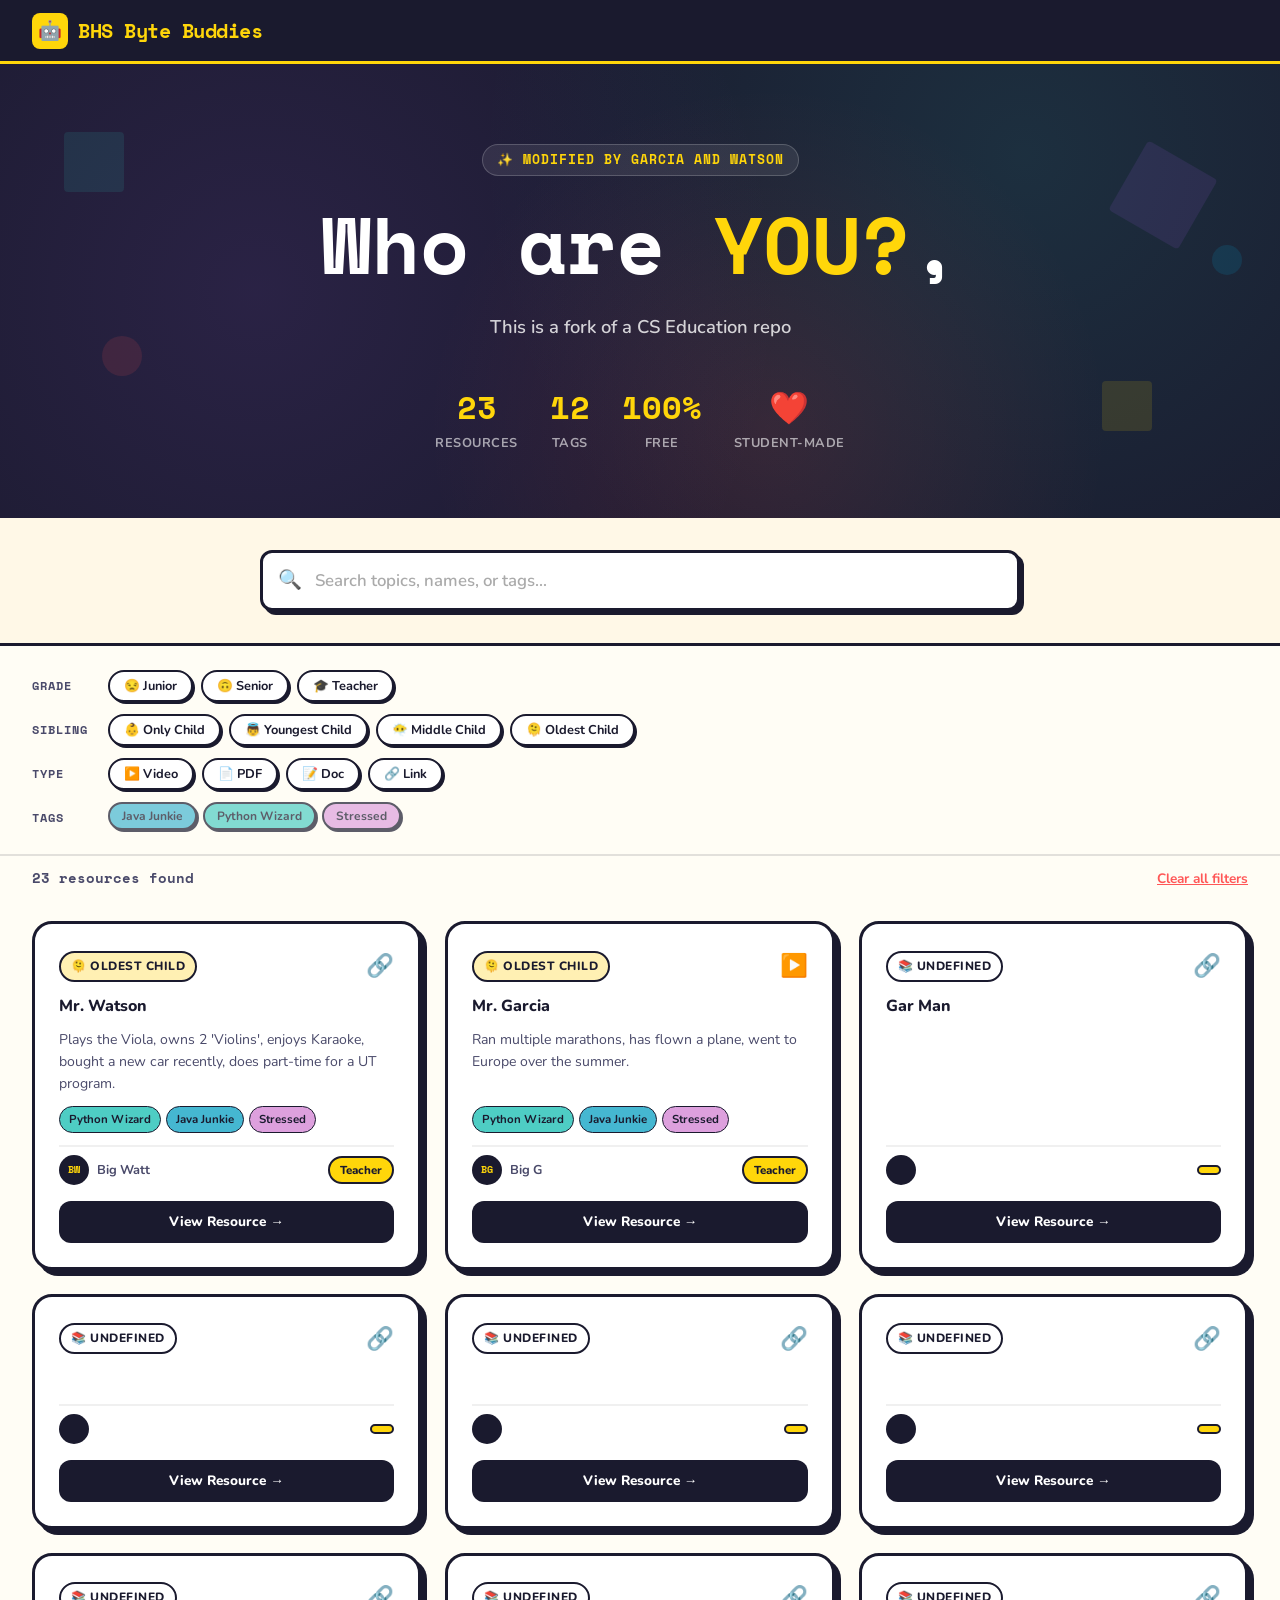
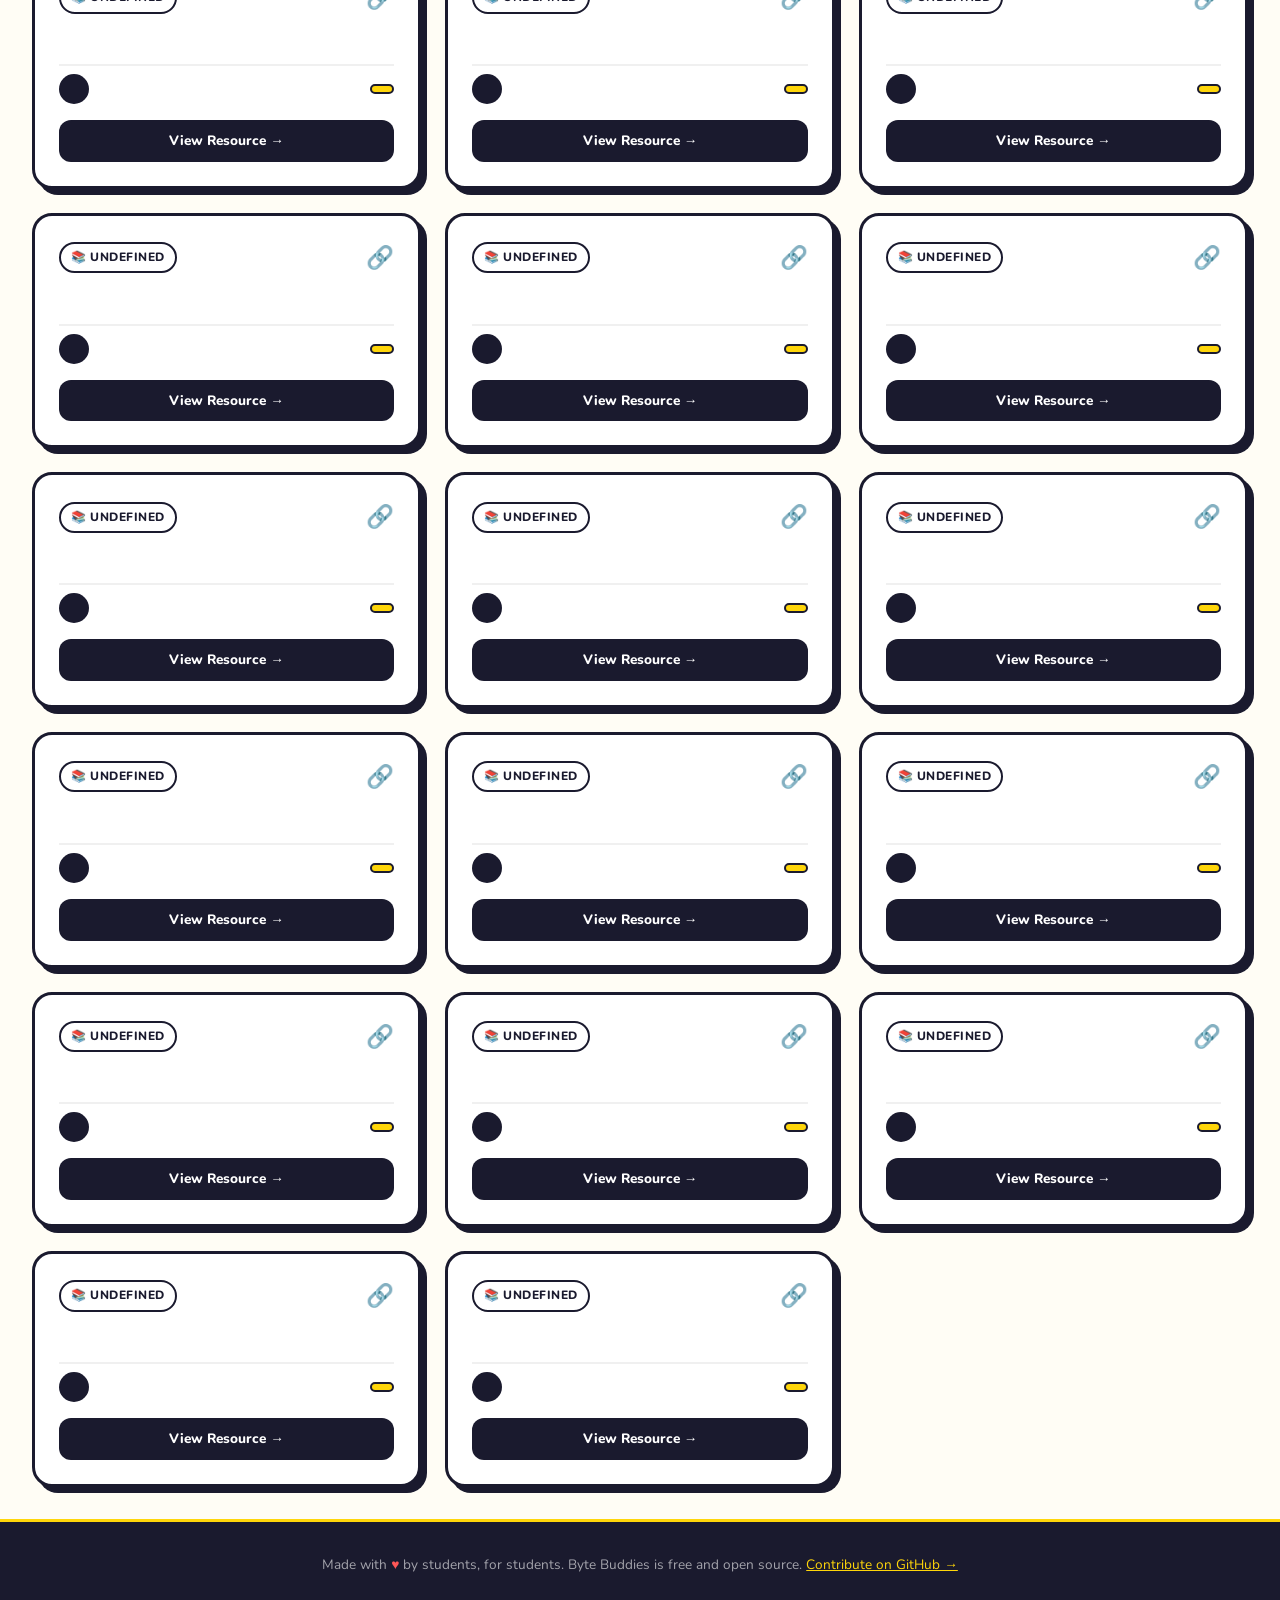
<file: index.html>
<!DOCTYPE html>
<html lang="en">
<head>
  <meta charset="UTF-8" />
  <meta name="viewport" content="width=device-width, initial-scale=1.0" />
  <title>Github tutorial</title>
  <meta name="description" content="Computer science learning resources"/>
  <link rel="stylesheet" href="css/style.css" />
  <link rel="icon" type="image/svg+xml" href="data:image/svg+xml,<svg xmlns='http://www.w3.org/2000/svg' viewBox='0 0 100 100'><text y='.9em' font-size='90'>🤖</text></svg>" />
</head>
<body>

<!-- ── Nav ──────────────────────────────────────────────── -->
<nav class="nav">
  <a href="index.html" class="nav-logo">
    <div class="logo-icon">🤖</div>
    BHS Byte Buddies
  </a>
</nav>

<!-- ── Hero ─────────────────────────────────────────────── -->
<section class="hero">
  <div class="hero-shapes">
    <div class="shape"></div>
    <div class="shape"></div>
    <div class="shape"></div>
    <div class="shape"></div>
    <div class="shape"></div>
  </div>
  <div class="hero-eyebrow">✨ Modified by Garcia and Watson</div>
  <h1 class="hero-title">Who are <span class="highlight">YOU?</span>,</h1>
  <p class="hero-desc">This is a fork of a CS Education repo</p>
  <div class="hero-stats">
    <div class="hero-stat">
      <span class="num" id="stat-resources">8</span>
      <span class="label">Resources</span>
    </div>
    <div class="hero-stat">
      <span class="num" id ="stat-tags">3</span>
      <span class="label">Tags</span>
    </div>
    <div class="hero-stat">
      <span class="num">100%</span>
      <span class="label">Free</span>
    </div>
    <div class="hero-stat">
      <span class="num">❤️</span>
      <span class="label">Student-made</span>
    </div>
  </div>
</section>

<!-- ── Search bar ────────────────────────────────────────── -->
<div class="search-section">
  <div class="search-wrapper">
    <div class="search-input-wrap">
      <span class="search-icon">🔍</span>
      <input
        type="search"
        id="search-input"
        placeholder="Search topics, names, or tags…"
        aria-label="Search resources"
        autocomplete="off"
      />
      <button id="clear-search" aria-label="Clear search">✕</button>
    </div>
  </div>
</div>

<!-- ── Filters ───────────────────────────────────────────── -->
<div class="filter-section">
  <!-- Grade level -->
  <div class="filter-row">
    <span class="filter-label">Grade</span>
    <div class="filter-chips">
      <button class="filter-chip-btn grade-btn" data-grade="Junior">😒 Junior</button>
      <button class="filter-chip-btn grade-btn" data-grade="Senior">🙃 Senior</button>
      <button class="filter-chip-btn grade-btn" data-grade="Teacher">🎓 Teacher</button>
    </div>
  </div>

  <!-- Sibling -->
  <div class="filter-row">
    <span class="filter-label">Sibling</span>
    <div class="filter-chips">
      <button class="filter-chip-btn sibling-btn" data-sibling="only-child">👶 Only Child</button>
      <button class="filter-chip-btn sibling-btn" data-sibling="youngest">👼 Youngest Child</button>
      <button class="filter-chip-btn sibling-btn" data-sibling="middle">😶‍🌫️ Middle Child</button>
      <button class="filter-chip-btn sibling-btn" data-sibling="oldest">🫠 Oldest Child</button>
    </div>
  </div>

  <!-- Type -->
  <div class="filter-row">
    <span class="filter-label">Type</span>
    <div class="filter-chips">
      <button class="filter-chip-btn type-btn" data-type="video">▶️ Video</button>
      <button class="filter-chip-btn type-btn" data-type="pdf">📄 PDF</button>
      <button class="filter-chip-btn type-btn" data-type="doc">📝 Doc</button>
      <button class="filter-chip-btn type-btn" data-type="link">🔗 Link</button>
    </div>
  </div>

  <!-- Tags -->
  <div class="filter-row">
    <span class="filter-label">Tags</span>
    <div id="filter-tags"></div>
  </div>
</div>

<!-- ── Results meta ──────────────────────────────────────── -->
<div class="filter-meta-row">
  <span id="results-count"></span>
  <button id="clear-all-filters">Clear all filters</button>
</div>

<!-- ── Resource grid ─────────────────────────────────────── -->
<section class="results-section">
  <div id="results-grid"></div>
  <div id="no-results">
    <div class="no-results-icon">🔭</div>
    <h3>No resources found</h3>
    <p>Try a different search or remove some filters. More resources are added all the time!</p>
    <a href="submit.html" class="btn-primary" style="margin-top:0.5rem">Submit one yourself →</a>
  </div>
</section>


<!-- ── Footer ────────────────────────────────────────────── -->
<footer>
  <p>Made with <span class="footer-heart">♥</span> by students, for students. Byte Buddies is free and open source. 
  <a href="https://github.com/raywat44/bhs-CS-Buddies" target="_blank">Contribute on GitHub →</a></p>
</footer>

<script src="js/resources-data.js"></script>
<script src="js/app.js"></script>
<script>
  document.getElementById("stat-resources").textContent = RESOURCES.length;
  document.getElementById("stat-tags").textContent = Object.keys(TAG_COLORS).length;
</script>
</body>
</html>
</file>
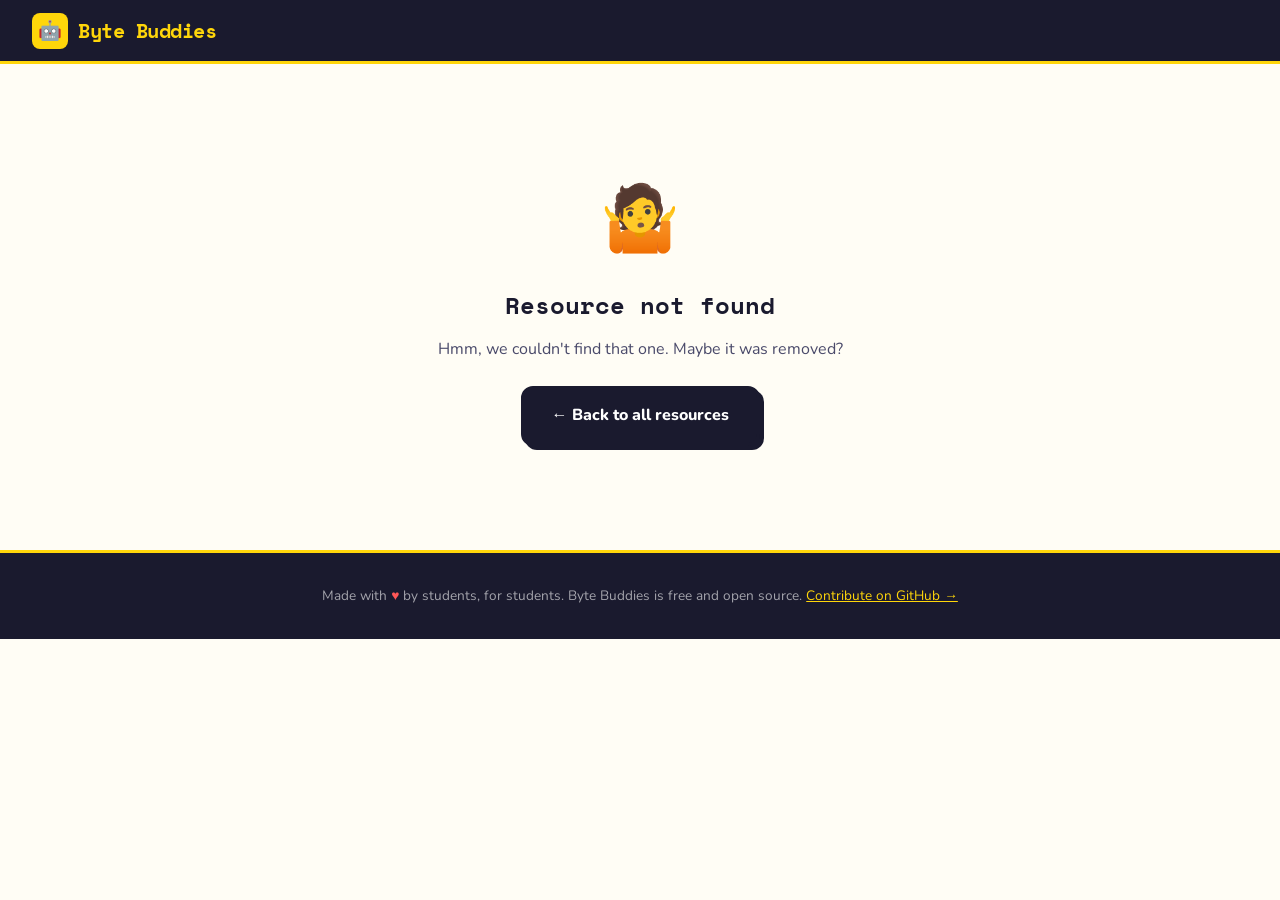
<file: resource.html>
<!DOCTYPE html>
<html lang="en">
<head>
  <meta charset="UTF-8" />
  <meta name="viewport" content="width=device-width, initial-scale=1.0" />
  <title>Resource — Byte Buddies</title>
  <meta name="description" content="View a free computer science resource from Byte Buddies." />
  <link rel="stylesheet" href="css/style.css" />
  <link rel="icon" type="image/svg+xml" href="data:image/svg+xml,<svg xmlns='http://www.w3.org/2000/svg' viewBox='0 0 100 100'><text y='.9em' font-size='90'>🤖</text></svg>" />
</head>
<body>

<!-- ── Nav ──────────────────────────────────────────────── -->
<nav class="nav">
  <a href="index.html" class="nav-logo">
    <div class="logo-icon">🤖</div>
    Byte Buddies
  </a>
</nav>

<!-- ── Detail page ──────────────────────────────────────── -->
<main class="detail-page" id="detail-root">
  <!-- Populated by JS below -->
  <div id="loading" style="text-align:center; padding:4rem 0;">
    <div style="font-size:3rem; margin-bottom:1rem;">⏳</div>
    <p style="font-weight:700; color:var(--ink-light);">Loading resource…</p>
  </div>
</main>

<footer>
  <p>Made with <span class="footer-heart">♥</span> by students, for students. Byte Buddies is free and open source. 
  <a href="https://github.com/jessica-yauney/Byte-Buddies" target="_blank">Contribute on GitHub →</a></p>
</footer>

<script src="js/resources-data.js"></script>
<script>
  const params = new URLSearchParams(window.location.search);
  const id     = params.get("id");
  const root   = document.getElementById("detail-root");

  const resource = RESOURCES.find(r => r.id === id);

  if (!resource) {
    root.innerHTML = `
      <div style="text-align:center; padding:4rem 0;">
        <div style="font-size:4rem; margin-bottom:1rem;">🤷</div>
        <h1 style="font-family:var(--font-mono); font-size:1.5rem; margin-bottom:0.75rem;">Resource not found</h1>
        <p style="color:var(--ink-light); margin-bottom:1.5rem;">Hmm, we couldn't find that one. Maybe it was removed?</p>
        <a href="index.html" class="btn-primary">← Back to all resources</a>
      </div>`;
    document.title = "Not Found — Byte Buddies";
  } else {
    document.title = `${resource.name} — Byte Buddies`;

    const typeLabel = { video: "Video", pdf: "PDF", doc: "Document", link: "Link" }[resource.resource_type] || resource.resource_type;
    const typeIcon  = TYPE_ICONS[resource.resource_type] || "🔗";
    const siblingIcon  = SIBLING_ICONS[resource.sibling] || "📚";
    const siblingLabel = SIBLING_LABELS[resource.sibling] || resource.sibling;
    const initials  = resource.nick_name.split(" ").map(n=>n[0]).join("").substring(0,2).toUpperCase();

    const tagsHTML = resource.tags.map(tag =>
      `<span class="tag" style="background:${getTagColor(tag)}">${tag}</span>`
    ).join("");

    let actionHTML;
    if (resource.resource_type === "video") {
      // Try to embed YouTube
      let videoId = null;
      try {
        const u = new URL(resource.url);
        if (u.hostname.includes("youtube.com")) videoId = u.searchParams.get("v");
        else if (u.hostname.includes("youtu.be")) videoId = u.pathname.slice(1);
      } catch(e){}

      if (videoId) {
        actionHTML = `
          <div style="border:3px solid var(--ink); border-radius:var(--radius); overflow:hidden; box-shadow:var(--shadow); margin-bottom:1.5rem;">
            <iframe width="100%" height="400" src="https://www.youtube.com/embed/${videoId}"
              title="${resource.name}" frameborder="0"
              allow="accelerometer; autoplay; clipboard-write; encrypted-media; gyroscope; picture-in-picture"
              allowfullscreen style="display:block;"></iframe>
          </div>
          <div class="detail-action">
            <a href="${resource.url}" target="_blank" rel="noopener" class="btn-primary">▶️ Open on YouTube →</a>
          </div>`;
      } else {
        actionHTML = `<div class="detail-action"><a href="${resource.url}" target="_blank" rel="noopener" class="btn-primary">▶️ Watch Video →</a></div>`;
      }
    } else if (resource.resource_type === "pdf" || resource.resource_type === "doc") {
      actionHTML = `<div class="detail-action"><a href="${resource.url}" download class="btn-primary">⬇️ Download ${typeLabel} →</a></div>`;
    } else {
      actionHTML = `<div class="detail-action"><a href="${resource.url}" target="_blank" rel="noopener" class="btn-primary">🔗 Open Resource →</a></div>`;
    }

    root.innerHTML = `
      <a href="index.html" class="detail-back">← Back to all resources</a>

      <div class="detail-card">
        <div class="detail-header">
          <div class="detail-badges">
            <span class="card-sibling-badge sibling-${resource.sibling}">${siblingIcon} ${siblingLabel}</span>
            <span class="card-type-badge" style="background:#f0f0f0;">${typeIcon} ${typeLabel}</span>
            <span class="grade-badge">${resource.grade_level}</span>
          </div>
          <h1 class="detail-title">${resource.name}</h1>
          <div class="detail-meta">
            <div class="detail-meta-item">
              <span>📅</span>
              <span>${new Date(resource.birth_date).toLocaleDateString("en-US", {month:"long",day:"numeric"})}</span>
            </div>
          </div>
        </div>

        <div class="detail-body">
          <p class="detail-description">${resource.fun_facts}</p>

          <div class="detail-tags">${tagsHTML}</div>

          <div class="detail-contributor">
            <div class="contributor-avatar-lg">${initials}</div>
            <div>
              <div style="font-weight:800; font-size:0.95rem;">${resource.nick_name}</div>
              <div style="font-size:0.82rem; color:var(--ink-light); font-weight:600;" id="major-college">${resource.grade_level === "Teacher" ? "" : "Future "}${resource.major} ${resource.grade_level === "Teacher" ? "from " : "Major @ "} ${resource.college}</div>
              
            </div>
          </div>

          ${actionHTML}
        </div>
      </div>
      
                
        
      
      <!-- More from same sibling -->
      <div style="margin-top:3rem;">
        <h2 class="section-title">📚 More resources like this</h2>
        <div id="similar-grid" style="display:grid; grid-template-columns: repeat(auto-fill, minmax(280px, 1fr)); gap:1.25rem; margin-top:1rem;"></div>
      </div>
    `;

    // Build similar resources
    const similar = RESOURCES.filter(r =>
      r.id !== resource.id && (
        r.sibling === resource.sibling ||
        r.tags.some(t => resource.tags.includes(t))
      )
    ).slice(0, 3);

    const sg = document.getElementById("similar-grid");
    similar.forEach(r => {
      const card = document.createElement("a");
      card.href = `resource.html?id=${r.id}`;
      card.className = "resource-card";
      card.style.textDecoration = "none";
      card.innerHTML = `
        <div class="card-header">
          <span class="card-sibling-badge sibling-${r.sibling}">${SIBLING_ICONS[r.sibling]} ${SIBLING_LABELS[r.sibling]}</span>
          <span class="card-type-icon">${TYPE_ICONS[r.resource_type]}</span>
        </div>
        <h3 class="card-title">${r.name}</h3>
        <p class="card-description">${r.fun_facts}</p>
        <div class="card-tags">${r.tags.slice(0,3).map(t=>`<span class="tag" style="background:${getTagColor(t)}">${t}</span>`).join("")}</div>
        <div class="card-footer">
          <div class="contributor">
            <span class="contributor-avatar">${r.nick_name.split(" ").map(n=>n[0]).join("").substring(0,2)}</span>
            <span class="contributor-name">${r.nick_name}</span>
          </div>
          <span class="grade-badge">${r.grade_level}</span>
        </div>
      `;
      sg.appendChild(card);
    });

    if (similar.length === 0) {
      sg.innerHTML = `<p style="color:var(--ink-light); font-weight:600; grid-column:1/-1;">More resources coming soon!</p>`;
    }
  }
</script>
</body>
</html>
</file>
<file: css/style.css>
/* ============================================================
   Byte Buddies — Stylesheet
   Aesthetic: Playful retro-tech with chunky shapes, bold colors
   and pixel-inspired accents — fun for kids, cool for teens
============================================================ */

@import url('https://fonts.googleapis.com/css2?family=Nunito:wght@400;600;700;800;900&family=Space+Mono:wght@400;700&display=swap');

/* ── Variables ───────────────────────────────────────────── */
:root {
  --bg:          #FFFDF5;
  --bg2:         #FFF8E7;
  --ink:         #1A1A2E;
  --ink-light:   #4A4A6A;
  --accent1:     #FF5757;   /* coral-red */
  --accent2:     #FFD60A;   /* electric yellow */
  --accent3:     #2EC4B6;   /* teal */
  --accent4:     #9B5DE5;   /* purple */
  --accent5:     #00BBF9;   /* sky blue */
  --card-bg:     #FFFFFF;
  --border:      #1A1A2E;
  --shadow:      4px 4px 0px #1A1A2E;
  --shadow-lg:   6px 6px 0px #1A1A2E;
  --shadow-hover:8px 8px 0px #1A1A2E;
  --radius:      12px;
  --radius-lg:   20px;
  --font-body:   'Nunito', sans-serif;
  --font-mono:   'Space Mono', monospace;
}

/* ── Reset ───────────────────────────────────────────────── */
*, *::before, *::after { box-sizing: border-box; margin: 0; padding: 0; }
html { scroll-behavior: smooth; }
body {
  font-family: var(--font-body);
  background: var(--bg);
  color: var(--ink);
  line-height: 1.6;
  overflow-x: hidden;
}

/* ── Scrollbar ───────────────────────────────────────────── */
::-webkit-scrollbar { width: 10px; }
::-webkit-scrollbar-track { background: var(--bg2); }
::-webkit-scrollbar-thumb { background: var(--ink); border-radius: 999px; border: 2px solid var(--bg2); }

/* ── Nav ─────────────────────────────────────────────────── */
.nav {
  position: sticky;
  top: 0;
  z-index: 100;
  background: var(--ink);
  border-bottom: 3px solid var(--accent2);
  padding: 0 2rem;
  display: flex;
  align-items: center;
  justify-content: space-between;
  height: 64px;
}

.nav-logo {
  display: flex;
  align-items: center;
  gap: 10px;
  text-decoration: none;
  color: var(--accent2);
  font-family: var(--font-mono);
  font-weight: 700;
  font-size: 1.25rem;
  letter-spacing: -0.5px;
}

.nav-logo .logo-icon {
  width: 36px;
  height: 36px;
  background: var(--accent2);
  border-radius: 8px;
  display: flex;
  align-items: center;
  justify-content: center;
  font-size: 1.2rem;
  flex-shrink: 0;
}

.nav-links {
  display: flex;
  align-items: center;
  gap: 0.5rem;
}

.nav-link {
  color: #ffffff99;
  text-decoration: none;
  font-weight: 700;
  font-size: 0.9rem;
  padding: 6px 14px;
  border-radius: 8px;
  transition: all 0.15s;
  letter-spacing: 0.2px;
}

.nav-link:hover, .nav-link.active { color: var(--accent2); background: #ffffff15; }

.nav-btn {
  background: var(--accent1);
  color: white;
  text-decoration: none;
  font-weight: 800;
  font-size: 0.85rem;
  padding: 8px 18px;
  border-radius: 8px;
  border: 2px solid #ffffff30;
  transition: all 0.15s;
  letter-spacing: 0.2px;
}

.nav-btn:hover { background: #FF3333; transform: translateY(-1px); }

/* ── Hero ────────────────────────────────────────────────── */
.hero {
  background: var(--ink);
  color: white;
  padding: 5rem 2rem 4rem;
  text-align: center;
  position: relative;
  overflow: hidden;
}

.hero::before {
  content: "";
  position: absolute;
  inset: 0;
  background:
    radial-gradient(circle at 20% 50%, #9B5DE520 0%, transparent 50%),
    radial-gradient(circle at 80% 20%, #2EC4B620 0%, transparent 50%),
    radial-gradient(circle at 60% 80%, #FF575720 0%, transparent 40%);
}

.hero-eyebrow {
  display: inline-flex;
  align-items: center;
  gap: 8px;
  background: #ffffff15;
  border: 1px solid #ffffff30;
  color: var(--accent2);
  font-family: var(--font-mono);
  font-size: 0.8rem;
  font-weight: 700;
  padding: 5px 14px;
  border-radius: 999px;
  margin-bottom: 1.5rem;
  letter-spacing: 1px;
  text-transform: uppercase;
  position: relative;
}

.hero-title {
  font-family: var(--font-mono);
  font-size: clamp(2.5rem, 7vw, 5rem);
  font-weight: 700;
  line-height: 1.1;
  margin-bottom: 1.5rem;
  position: relative;
  opacity: 0;
  transform: translateY(20px);
  transition: all 0.6s cubic-bezier(0.175, 0.885, 0.32, 1.275);
}

.hero-title.loaded {
  opacity: 1;
  transform: translateY(0);
}

.hero-title .highlight {
  color: var(--accent2);
  position: relative;
}

.hero-desc {
  font-size: 1.15rem;
  color: #ffffffCC;
  max-width: 560px;
  margin: 0 auto 2.5rem;
  font-weight: 600;
  position: relative;
}

.hero-stats {
  display: flex;
  gap: 2rem;
  justify-content: center;
  flex-wrap: wrap;
  position: relative;
}

.hero-stat {
  display: flex;
  flex-direction: column;
  align-items: center;
}

.hero-stat .num {
  font-family: var(--font-mono);
  font-size: 2rem;
  font-weight: 700;
  color: var(--accent2);
}

.hero-stat .label {
  font-size: 0.8rem;
  color: #ffffff99;
  font-weight: 700;
  letter-spacing: 0.5px;
  text-transform: uppercase;
}

/* ── Floating shapes ─────────────────────────────────────── */
.hero-shapes {
  position: absolute;
  inset: 0;
  pointer-events: none;
  overflow: hidden;
}

.shape {
  position: absolute;
  border-radius: 4px;
  opacity: 0.12;
  animation: float 6s ease-in-out infinite;
}
.shape:nth-child(1) { width:60px; height:60px; background:var(--accent3); top:15%; left:5%; animation-delay:0s; }
.shape:nth-child(2) { width:40px; height:40px; background:var(--accent1); top:60%; left:8%; animation-delay:-2s; border-radius: 50%; }
.shape:nth-child(3) { width:80px; height:80px; background:var(--accent4); top:20%; right:6%; animation-delay:-4s; transform: rotate(30deg); }
.shape:nth-child(4) { width:50px; height:50px; background:var(--accent2); top:70%; right:10%; animation-delay:-1s; }
.shape:nth-child(5) { width:30px; height:30px; background:var(--accent5); top:40%; right:3%; animation-delay:-3s; border-radius:50%; }

@keyframes float {
  0%, 100% { transform: translateY(0) rotate(0deg); }
  50% { transform: translateY(-18px) rotate(5deg); }
}

/* ── Search section ──────────────────────────────────────── */
.search-section {
  background: var(--bg2);
  border-bottom: 3px solid var(--ink);
  padding: 2rem;
  position: sticky;
  top: 64px;
  z-index: 50;
}

.search-wrapper {
  max-width: 760px;
  margin: 0 auto;
  position: relative;
}

.search-input-wrap {
  position: relative;
  display: flex;
  align-items: center;
}

.search-icon {
  position: absolute;
  left: 18px;
  font-size: 1.2rem;
  z-index: 1;
  pointer-events: none;
}

#search-input {
  width: 100%;
  padding: 16px 52px 16px 52px;
  font-family: var(--font-body);
  font-size: 1.05rem;
  font-weight: 700;
  background: white;
  border: 3px solid var(--ink);
  border-radius: var(--radius);
  box-shadow: var(--shadow);
  outline: none;
  transition: box-shadow 0.15s, transform 0.15s;
  color: var(--ink);
}

#search-input:focus {
  box-shadow: var(--shadow-hover);
  transform: translate(-2px, -2px);
}

#search-input::placeholder { color: #AAA; font-weight: 600; }

#clear-search {
  position: absolute;
  right: 16px;
  background: var(--ink);
  color: white;
  border: none;
  width: 28px;
  height: 28px;
  border-radius: 50%;
  cursor: pointer;
  display: none;
  align-items: center;
  justify-content: center;
  font-size: 0.9rem;
  font-weight: 800;
  transition: background 0.1s;
}
#clear-search:hover { background: var(--accent1); }

/* ── Filter section ──────────────────────────────────────── */
.filter-section {
  padding: 1.5rem 2rem;
  border-bottom: 2px solid #1A1A2E20;
  background: var(--bg);
  max-width: 1400px;
  margin: 0 auto;
}

.filter-row {
  display: flex;
  flex-wrap: wrap;
  align-items: flex-start;
  gap: 1rem;
  margin-bottom: 0.75rem;
}

.filter-row:last-child { margin-bottom: 0; }

.filter-label {
  font-family: var(--font-mono);
  font-size: 0.75rem;
  font-weight: 700;
  color: var(--ink-light);
  text-transform: uppercase;
  letter-spacing: 1px;
  margin-top: 6px;
  white-space: nowrap;
  min-width: 60px;
}

.filter-chips {
  display: flex;
  flex-wrap: wrap;
  gap: 8px;
}

.filter-chip-btn {
  background: white;
  border: 2px solid var(--ink);
  color: var(--ink);
  font-family: var(--font-body);
  font-weight: 700;
  font-size: 0.8rem;
  padding: 5px 14px;
  border-radius: 999px;
  cursor: pointer;
  box-shadow: 2px 2px 0 var(--ink);
  transition: all 0.1s;
}

.filter-chip-btn:hover {
  transform: translate(-1px, -1px);
  box-shadow: 3px 3px 0 var(--ink);
}

.filter-chip-btn.active {
  background: var(--ink);
  color: white;
  transform: translate(-1px, -1px);
  box-shadow: 3px 3px 0 var(--accent2);
}

.sibling-btn.active[data-sibling="only-child"] { background: var(--accent4); }
.sibling-btn.active[data-sibling="youngest"]   { background: var(--accent3); }
.sibling-btn.active[data-sibling="middle"]     { background: var(--accent1); }
.sibling-btn.active[data-sibling="oldest"]     { background: var(--accent5); }
.type-btn.active   { background: var(--accent5); }
.grade-btn.active  { background: var(--accent2); color: var(--ink); }

#filter-tags {
  display: flex;
  flex-wrap: wrap;
  gap: 6px;
}

.tag-filter-btn {
  background: var(--tag-bg, #eee);
  border: 2px solid var(--ink);
  color: var(--ink);
  font-family: var(--font-body);
  font-weight: 700;
  font-size: 0.75rem;
  padding: 4px 12px;
  border-radius: 999px;
  cursor: pointer;
  box-shadow: 2px 2px 0 var(--ink);
  transition: all 0.1s;
  opacity: 0.7;
}

.tag-filter-btn:hover { opacity: 1; transform: translate(-1px, -1px); box-shadow: 3px 3px 0 var(--ink); }
.tag-filter-btn.active { opacity: 1; transform: translate(-1px, -1px); box-shadow: 3px 3px 0 var(--ink); filter: brightness(0.9); }

.filter-meta-row {
  display: flex;
  justify-content: space-between;
  align-items: center;
  max-width: 1400px;
  margin: 0.75rem auto 0;
  padding: 0 2rem;
  flex-wrap: wrap;
  gap: 0.5rem;
}

#results-count {
  font-family: var(--font-mono);
  font-size: 0.85rem;
  color: var(--ink-light);
  font-weight: 700;
}

#clear-all-filters {
  background: none;
  border: none;
  color: var(--accent1);
  font-family: var(--font-body);
  font-weight: 700;
  font-size: 0.85rem;
  cursor: pointer;
  text-decoration: underline;
  padding: 0;
}
#clear-all-filters:hover { color: #cc0000; }

/* ── Results grid ────────────────────────────────────────── */
.results-section {
  max-width: 1400px;
  margin: 0 auto;
  padding: 2rem;
}

#results-grid {
  display: grid;
  grid-template-columns: repeat(auto-fill, minmax(300px, 1fr));
  gap: 1.5rem;
}

/* ── Resource card ───────────────────────────────────────── */
.resource-card {
  background: var(--card-bg);
  border: 3px solid var(--ink);
  border-radius: var(--radius-lg);
  padding: 1.5rem;
  box-shadow: var(--shadow-lg);
  cursor: pointer;
  transition: transform 0.15s, box-shadow 0.15s;
  position: relative;
  display: flex;
  flex-direction: column;
  gap: 0.75rem;
  animation: cardIn 0.4s ease both;
}

@keyframes cardIn {
  from { opacity: 0; transform: translateY(16px); }
  to   { opacity: 1; transform: translateY(0); }
}

.resource-card:hover {
  transform: translate(-3px, -3px);
  box-shadow: var(--shadow-hover);
}

.card-header {
  display: flex;
  justify-content: space-between;
  align-items: center;
}

.card-sibling-badge,
.card-type-badge {
  font-size: 0.75rem;
  font-weight: 800;
  padding: 4px 10px;
  border-radius: 999px;
  border: 2px solid var(--ink);
  text-transform: uppercase;
  letter-spacing: 0.5px;
}

.sibling-only-child { background: #E8D5FF; }
.sibling-youngest   { background: #CCFFF8; }
.sibling-middle     { background: #FFDFDF; }
.sibling-oldest     { background: #FFF0B3; }

.card-type-icon { font-size: 1.4rem; }

.card-title {
  font-size: 1rem;
  font-weight: 800;
  line-height: 1.3;
  color: var(--ink);
  flex: 0;
}

.card-description {
  font-size: 0.88rem;
  color: var(--ink-light);
  line-height: 1.55;
  display: -webkit-box;
  -webkit-line-clamp: 3;
  -webkit-box-orient: vertical;
  overflow: hidden;
  flex: 1;
}

.card-tags {
  display: flex;
  flex-wrap: wrap;
  gap: 5px;
}

.tag {
  font-size: 0.72rem;
  font-weight: 700;
  padding: 3px 9px;
  border-radius: 999px;
  border: 1.5px solid var(--ink);
  color: var(--ink);
}

.card-footer {
  display: flex;
  align-items: center;
  justify-content: space-between;
  padding-top: 0.5rem;
  border-top: 2px solid #f0f0f0;
}

.contributor {
  display: flex;
  align-items: center;
  gap: 8px;
}

.contributor-avatar {
  width: 30px;
  height: 30px;
  background: var(--ink);
  color: var(--accent2);
  border-radius: 50%;
  display: flex;
  align-items: center;
  justify-content: center;
  font-family: var(--font-mono);
  font-size: 0.65rem;
  font-weight: 700;
  flex-shrink: 0;
}

.contributor-name {
  font-size: 0.8rem;
  font-weight: 700;
  color: var(--ink-light);
}

.grade-badge {
  background: var(--accent2);
  color: var(--ink);
  font-size: 0.72rem;
  font-weight: 800;
  padding: 3px 10px;
  border-radius: 999px;
  border: 2px solid var(--ink);
}

.card-link {
  display: flex;
  align-items: center;
  justify-content: center;
  background: var(--ink);
  color: white;
  text-decoration: none;
  font-weight: 800;
  font-size: 0.85rem;
  padding: 10px;
  border-radius: var(--radius);
  transition: background 0.15s;
  margin-top: 0.25rem;
}

.card-link:hover { background: var(--accent1); }

/* ── No results ──────────────────────────────────────────── */
#no-results {
  display: none;
  flex-direction: column;
  align-items: center;
  padding: 4rem 2rem;
  text-align: center;
  gap: 1rem;
}

.no-results-icon { font-size: 4rem; }
#no-results h3 { font-size: 1.4rem; font-weight: 800; }
#no-results p  { color: var(--ink-light); font-size: 0.95rem; max-width: 400px; }

/* ── Section titles ──────────────────────────────────────── */
.section-title {
  font-family: var(--font-mono);
  font-size: 1.5rem;
  font-weight: 700;
  margin-bottom: 0.25rem;
  display: flex;
  align-items: center;
  gap: 0.5rem;
}

/* ── How It Works strip ──────────────────────────────────── */
.how-strip {
  background: var(--ink);
  color: white;
  padding: 3rem 2rem;
  text-align: center;
}

.how-strip h2 {
  font-family: var(--font-mono);
  font-size: 1.5rem;
  margin-bottom: 2rem;
  color: var(--accent2);
}

.how-steps {
  display: flex;
  gap: 2rem;
  justify-content: center;
  flex-wrap: wrap;
  max-width: 900px;
  margin: 0 auto;
}

.how-step {
  flex: 1;
  min-width: 180px;
  max-width: 220px;
}

.how-step .step-num {
  width: 52px;
  height: 52px;
  background: var(--accent2);
  color: var(--ink);
  border-radius: 12px;
  display: flex;
  align-items: center;
  justify-content: center;
  font-family: var(--font-mono);
  font-size: 1.4rem;
  font-weight: 700;
  margin: 0 auto 1rem;
  border: 3px solid white;
}

.how-step h3 { font-size: 0.95rem; font-weight: 800; margin-bottom: 0.4rem; }
.how-step p  { font-size: 0.82rem; color: #ffffff99; }

/* ── Submit CTA ──────────────────────────────────────────── */
.submit-cta {
  background: var(--accent3);
  border: 3px solid var(--ink);
  border-radius: var(--radius-lg);
  padding: 2.5rem;
  text-align: center;
  box-shadow: var(--shadow-lg);
  max-width: 600px;
  margin: 3rem auto;
}

.submit-cta h2 {
  font-family: var(--font-mono);
  font-size: 1.5rem;
  margin-bottom: 0.75rem;
}

.submit-cta p {
  font-size: 0.95rem;
  margin-bottom: 1.5rem;
  color: var(--ink-light);
  font-weight: 600;
}

.btn-primary {
  display: inline-flex;
  align-items: center;
  gap: 8px;
  background: var(--ink);
  color: white;
  text-decoration: none;
  font-family: var(--font-body);
  font-weight: 800;
  font-size: 1rem;
  padding: 14px 28px;
  border-radius: var(--radius);
  border: 3px solid var(--ink);
  box-shadow: var(--shadow);
  transition: all 0.15s;
  cursor: pointer;
}

.btn-primary:hover {
  background: var(--accent1);
  transform: translate(-2px, -2px);
  box-shadow: var(--shadow-hover);
}

/* ── Resource detail page ────────────────────────────────── */
.detail-page {
  max-width: 860px;
  margin: 0 auto;
  padding: 2.5rem 2rem;
}

.detail-back {
  display: inline-flex;
  align-items: center;
  gap: 6px;
  font-weight: 700;
  font-size: 0.9rem;
  color: var(--ink);
  text-decoration: none;
  margin-bottom: 1.5rem;
  padding: 6px 14px;
  border: 2px solid var(--ink);
  border-radius: var(--radius);
  background: white;
  box-shadow: var(--shadow);
  transition: all 0.1s;
}

.detail-back:hover { background: var(--accent2); transform: translate(-1px, -1px); box-shadow: var(--shadow-hover); }

.detail-card {
  background: white;
  border: 3px solid var(--ink);
  border-radius: var(--radius-lg);
  box-shadow: var(--shadow-lg);
  overflow: hidden;
}

.detail-header {
  padding: 2rem;
  border-bottom: 3px solid var(--ink);
  background: var(--bg2);
}

.detail-badges {
  display: flex;
  gap: 8px;
  flex-wrap: wrap;
  margin-bottom: 1rem;
}

.detail-title {
  font-family: var(--font-mono);
  font-size: 1.6rem;
  font-weight: 700;
  line-height: 1.25;
  margin-bottom: 1rem;
}

.detail-meta {
  display: flex;
  gap: 1.5rem;
  flex-wrap: wrap;
}

.detail-meta-item {
  display: flex;
  align-items: center;
  gap: 6px;
  font-size: 0.85rem;
  font-weight: 700;
  color: var(--ink-light);
}

.detail-body { padding: 2rem; }

.detail-description {
  font-size: 1.05rem;
  line-height: 1.7;
  color: var(--ink-light);
  margin-bottom: 1.5rem;
}

.detail-tags {
  display: flex;
  flex-wrap: wrap;
  gap: 7px;
  margin-bottom: 2rem;
}

.detail-contributor {
  display: flex;
  align-items: center;
  gap: 12px;
  padding: 1rem;
  background: var(--bg2);
  border: 2px solid var(--ink);
  border-radius: var(--radius);
  margin-bottom: 2rem;
}

.contributor-avatar-lg {
  width: 48px;
  height: 48px;
  background: var(--ink);
  color: var(--accent2);
  border-radius: 50%;
  display: flex;
  align-items: center;
  justify-content: center;
  font-family: var(--font-mono);
  font-size: 1rem;
  font-weight: 700;
  flex-shrink: 0;
}

.detail-action {
  display: flex;
  justify-content: center;
}

/* ── Submit page ─────────────────────────────────────────── */
.submit-page {
  max-width: 780px;
  margin: 0 auto;
  padding: 2.5rem 2rem;
}

.submit-page h1 {
  font-family: var(--font-mono);
  font-size: 2rem;
  margin-bottom: 0.75rem;
}

.form-embed {
  border: 3px solid var(--ink);
  border-radius: var(--radius-lg);
  overflow: hidden;
  box-shadow: var(--shadow-lg);
  margin-top: 2rem;
}

.form-embed iframe {
  width: 100%;
  min-height: 900px;
  border: none;
  display: block;
}

/* ── Footer ──────────────────────────────────────────────── */
footer {
  background: var(--ink);
  color: #ffffff99;
  text-align: center;
  padding: 2rem;
  font-size: 0.85rem;
  border-top: 3px solid var(--accent2);
}

footer a { color: var(--accent2); }
footer .footer-heart { color: var(--accent1); }

/* ── Responsive ──────────────────────────────────────────── */
@media (max-width: 768px) {
  .nav-links { display: none; }
  .hero { padding: 3rem 1.5rem 2.5rem; }
  .search-section { top: 64px; padding: 1rem 1.25rem; }
  .filter-section { padding: 1rem 1.25rem; }
  .results-section { padding: 1.25rem; }
  #results-grid { grid-template-columns: 1fr; }
  .how-steps { flex-direction: column; align-items: center; }
  .filter-meta-row { padding: 0 1.25rem; }
}
</file>
